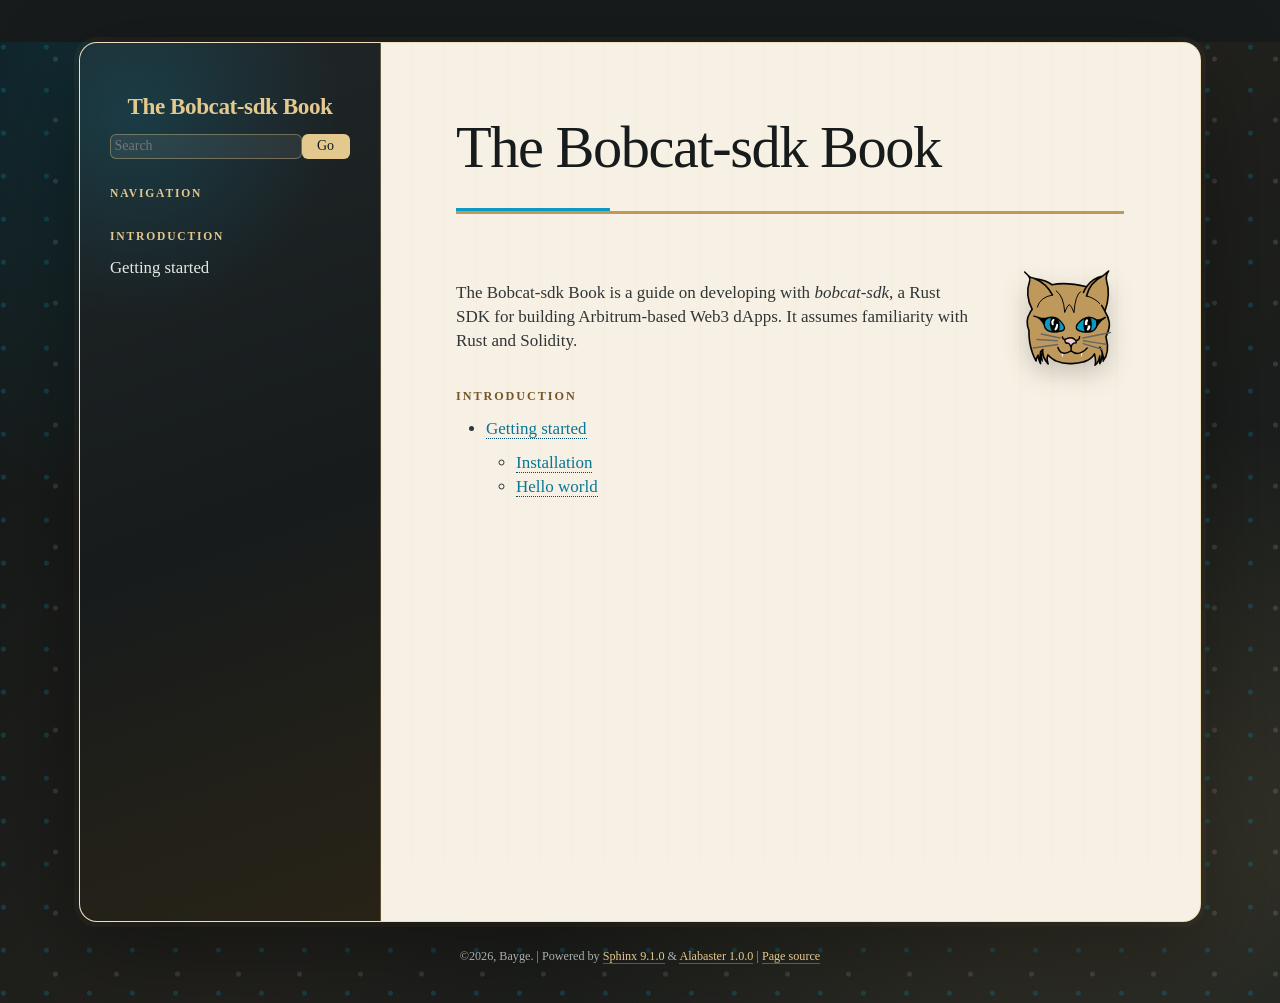
<file: index.html>
<!DOCTYPE html>

<html lang="en" data-content_root="./">
  <head>
    <meta charset="utf-8" />
    <meta name="viewport" content="width=device-width, initial-scale=1.0" /><meta name="viewport" content="width=device-width, initial-scale=1" />

    <title>The Bobcat-sdk Book &#8212; The Bobcat-sdk Book  documentation</title>
    <link rel="stylesheet" type="text/css" href="_static/pygments.css?v=5ecbeea2" />
    <link rel="stylesheet" type="text/css" href="_static/basic.css?v=b08954a9" />
    <link rel="stylesheet" type="text/css" href="_static/alabaster.css?v=27fed22d" />
    <script src="_static/documentation_options.js?v=5929fcd5"></script>
    <script src="_static/doctools.js?v=fd6eb6e6"></script>
    <script src="_static/sphinx_highlight.js?v=6ffebe34"></script>
    <link rel="index" title="Index" href="genindex.html" />
    <link rel="search" title="Search" href="search.html" />
    <link rel="next" title="Getting started" href="getting-started.html" />
   
  <link rel="stylesheet" href="_static/custom.css" type="text/css" />
  

  
  

  </head><body>
  

    <div class="document">
      <div class="documentwrapper">
        <div class="bodywrapper">
          

          <div class="body" role="main">
            
  <section id="the-bobcat-sdk-book">
<h1>The Bobcat-sdk Book<a class="headerlink" href="#the-bobcat-sdk-book" title="Link to this heading">¶</a></h1>
<a class="reference internal image-reference" href="_images/logo.svg"><img alt="_images/logo.svg" src="_images/logo.svg" style="width: 100px;" />
</a>
<p>The Bobcat-sdk Book is a guide on developing with <cite>bobcat-sdk</cite>, a Rust SDK for building
Arbitrum-based Web3 dApps. It assumes familiarity with Rust and Solidity.</p>
<div class="toctree-wrapper compound">
<p class="caption" role="heading"><span class="caption-text">Introduction</span></p>
<ul>
<li class="toctree-l1"><a class="reference internal" href="getting-started.html">Getting started</a><ul>
<li class="toctree-l2"><a class="reference internal" href="getting-started.html#installation">Installation</a></li>
<li class="toctree-l2"><a class="reference internal" href="getting-started.html#hello-world">Hello world</a></li>
</ul>
</li>
</ul>
</div>
</section>


          </div>
          
        </div>
      </div>
      <div class="sphinxsidebar" role="navigation" aria-label="Main">
        <div class="sphinxsidebarwrapper">
<h1 class="logo"><a href="#">The Bobcat-sdk Book</a></h1>









<search id="searchbox" style="display: none" role="search">
    <div class="searchformwrapper">
    <form class="search" action="search.html" method="get">
      <input type="text" name="q" aria-labelledby="searchlabel" autocomplete="off" autocorrect="off" autocapitalize="off" spellcheck="false" placeholder="Search"/>
      <input type="submit" value="Go" />
    </form>
    </div>
</search>
<script>document.getElementById('searchbox').style.display = "block"</script><h3>Navigation</h3>
<p class="caption" role="heading"><span class="caption-text">Introduction</span></p>
<ul>
<li class="toctree-l1"><a class="reference internal" href="getting-started.html">Getting started</a></li>
</ul>

<div class="relations">
<h3>Related Topics</h3>
<ul>
  <li><a href="#">Documentation overview</a><ul>
      <li>Next: <a href="getting-started.html" title="next chapter">Getting started</a></li>
  </ul></li>
</ul>
</div>








        </div>
      </div>
      <div class="clearer"></div>
    </div>
    <div class="footer">
      &#169;2026, Bayge.
      
      |
      Powered by <a href="https://www.sphinx-doc.org/">Sphinx 9.1.0</a>
      &amp; <a href="https://alabaster.readthedocs.io">Alabaster 1.0.0</a>
      
      |
      <a href="_sources/index.rst.txt"
          rel="nofollow">Page source</a>
    </div>

    

    
  </body>
</html>
</file>
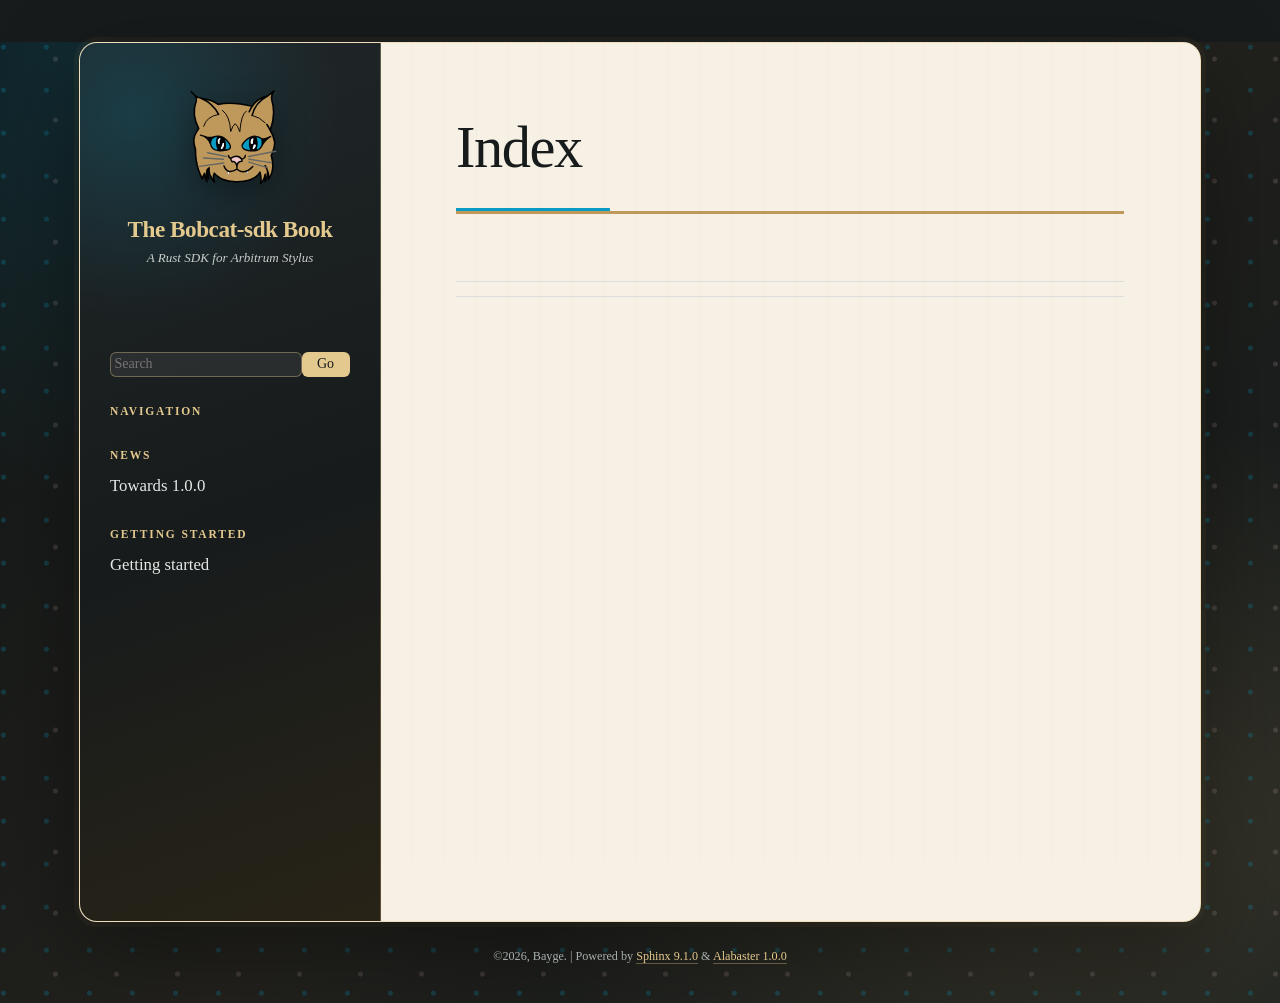
<file: genindex.html>
<!DOCTYPE html>

<html lang="en" data-content_root="./">
  <head>
    <meta charset="utf-8" />
    <meta name="viewport" content="width=device-width, initial-scale=1.0" />
    <title>Index &#8212; The Bobcat-sdk Book  documentation</title>
    <link rel="stylesheet" type="text/css" href="_static/pygments.css?v=0fc419ee" />
    <link rel="stylesheet" type="text/css" href="_static/basic.css?v=b08954a9" />
    <link rel="stylesheet" type="text/css" href="_static/alabaster.css?v=27fed22d" />
    <script src="_static/documentation_options.js?v=5929fcd5"></script>
    <script src="_static/doctools.js?v=fd6eb6e6"></script>
    <script src="_static/sphinx_highlight.js?v=6ffebe34"></script>
    <link rel="index" title="Index" href="#" />
    <link rel="search" title="Search" href="search.html" />
   
  <link rel="stylesheet" href="_static/custom.css" type="text/css" />
  

  
  

  </head><body>
  

    <div class="document">
      <div class="documentwrapper">
        <div class="bodywrapper">
          

          <div class="body" role="main">
            

<h1 id="index">Index</h1>

<div class="genindex-jumpbox">
 
</div>


          </div>
          
        </div>
      </div>
      <div class="sphinxsidebar" role="navigation" aria-label="Main">
        <div class="sphinxsidebarwrapper">
            <p class="logo"><a href="index.html">
              <img class="logo" src="_static/logo.svg" alt="Logo of The Bobcat-sdk Book"/>
            </a></p>
<h1 class="logo"><a href="index.html">The Bobcat-sdk Book</a></h1>



<p class="blurb">A Rust SDK for Arbitrum Stylus</p>




<p>
<iframe src="https://ghbtns.com/github-btn.html?user=stylus-developers-guild&repo=bobcat-sdk&type=watch&count=true&size=large&v=2"
  allowtransparency="true" frameborder="0" scrolling="0" width="200px" height="35px"></iframe>
</p>






<search id="searchbox" style="display: none" role="search">
    <div class="searchformwrapper">
    <form class="search" action="search.html" method="get">
      <input type="text" name="q" aria-labelledby="searchlabel" autocomplete="off" autocorrect="off" autocapitalize="off" spellcheck="false" placeholder="Search"/>
      <input type="submit" value="Go" />
    </form>
    </div>
</search>
<script>document.getElementById('searchbox').style.display = "block"</script><h3>Navigation</h3>
<p class="caption" role="heading"><span class="caption-text">News</span></p>
<ul>
<li class="toctree-l1"><a class="reference internal" href="towards-1-0-0.html">Towards 1.0.0</a></li>
</ul>
<p class="caption" role="heading"><span class="caption-text">Getting started</span></p>
<ul>
<li class="toctree-l1"><a class="reference internal" href="getting-started.html">Getting started</a></li>
</ul>

<div class="relations">
<h3>Related Topics</h3>
<ul>
  <li><a href="index.html">Documentation overview</a><ul>
  </ul></li>
</ul>
</div>








        </div>
      </div>
      <div class="clearer"></div>
    </div>
    <div class="footer">
      &#169;2026, Bayge.
      
      |
      Powered by <a href="https://www.sphinx-doc.org/">Sphinx 9.1.0</a>
      &amp; <a href="https://alabaster.readthedocs.io">Alabaster 1.0.0</a>
      
    </div>

    

    
  </body>
</html>
</file>
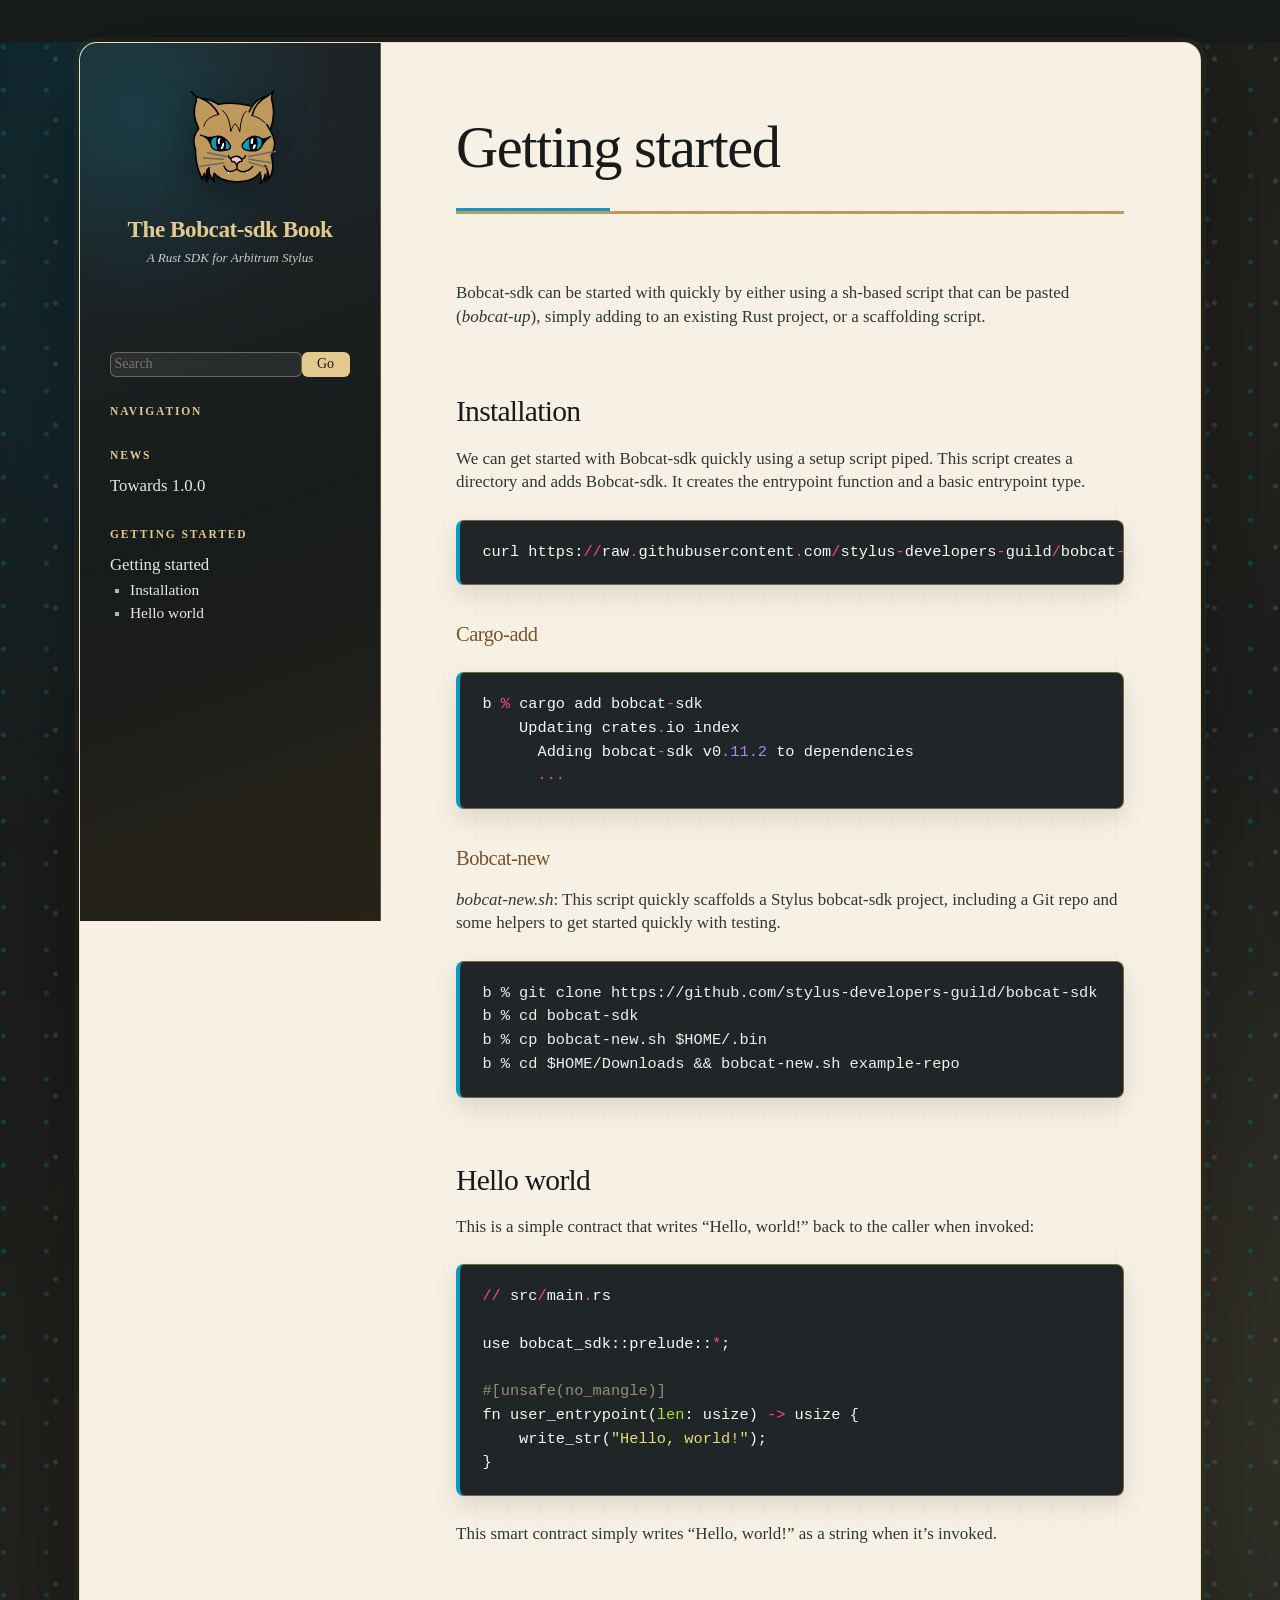
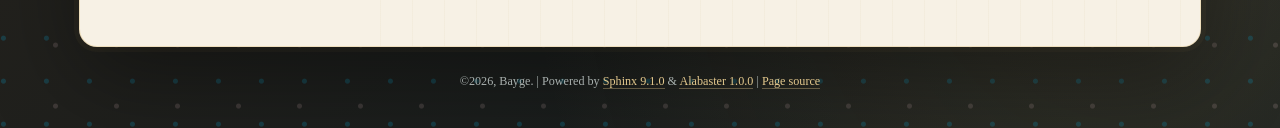
<file: getting-started.html>
<!DOCTYPE html>

<html lang="en" data-content_root="./">
  <head>
    <meta charset="utf-8" />
    <meta name="viewport" content="width=device-width, initial-scale=1.0" /><meta name="viewport" content="width=device-width, initial-scale=1" />

    <title>Getting started &#8212; The Bobcat-sdk Book  documentation</title>
    <link rel="stylesheet" type="text/css" href="_static/pygments.css?v=0fc419ee" />
    <link rel="stylesheet" type="text/css" href="_static/basic.css?v=b08954a9" />
    <link rel="stylesheet" type="text/css" href="_static/alabaster.css?v=27fed22d" />
    <script src="_static/documentation_options.js?v=5929fcd5"></script>
    <script src="_static/doctools.js?v=fd6eb6e6"></script>
    <script src="_static/sphinx_highlight.js?v=6ffebe34"></script>
    <link rel="index" title="Index" href="genindex.html" />
    <link rel="search" title="Search" href="search.html" />
    <link rel="prev" title="Towards 1.0.0" href="towards-1-0-0.html" />
   
  <link rel="stylesheet" href="_static/custom.css" type="text/css" />
  

  
  

  </head><body>
  

    <div class="document">
      <div class="documentwrapper">
        <div class="bodywrapper">
          

          <div class="body" role="main">
            
  <section id="getting-started">
<h1>Getting started<a class="headerlink" href="#getting-started" title="Link to this heading">¶</a></h1>
<p>Bobcat-sdk can be started with quickly by either using a sh-based script that can be
pasted (<cite>bobcat-up</cite>), simply adding to an existing Rust project, or a scaffolding script.</p>
<section id="installation">
<h2>Installation<a class="headerlink" href="#installation" title="Link to this heading">¶</a></h2>
<p>We can get started with Bobcat-sdk quickly using a setup script piped. This script creates a directory
and adds Bobcat-sdk. It creates the entrypoint function and a basic entrypoint type.</p>
<div class="highlight-default notranslate"><div class="highlight"><pre><span></span><span class="n">curl</span> <span class="n">https</span><span class="p">:</span><span class="o">//</span><span class="n">raw</span><span class="o">.</span><span class="n">githubusercontent</span><span class="o">.</span><span class="n">com</span><span class="o">/</span><span class="n">stylus</span><span class="o">-</span><span class="n">developers</span><span class="o">-</span><span class="n">guild</span><span class="o">/</span><span class="n">bobcat</span><span class="o">-</span><span class="n">sdk</span><span class="o">/</span><span class="n">refs</span><span class="o">/</span><span class="n">heads</span><span class="o">/</span><span class="n">trunk</span><span class="o">/</span><span class="n">bobcat</span><span class="o">-</span><span class="n">quickstart</span><span class="o">.</span><span class="n">sh</span> <span class="o">|</span> <span class="n">sh</span>
</pre></div>
</div>
<section id="cargo-add">
<h3>Cargo-add<a class="headerlink" href="#cargo-add" title="Link to this heading">¶</a></h3>
<div class="highlight-default notranslate"><div class="highlight"><pre><span></span><span class="n">b</span> <span class="o">%</span> <span class="n">cargo</span> <span class="n">add</span> <span class="n">bobcat</span><span class="o">-</span><span class="n">sdk</span>
    <span class="n">Updating</span> <span class="n">crates</span><span class="o">.</span><span class="n">io</span> <span class="n">index</span>
      <span class="n">Adding</span> <span class="n">bobcat</span><span class="o">-</span><span class="n">sdk</span> <span class="n">v0</span><span class="mf">.11.2</span> <span class="n">to</span> <span class="n">dependencies</span>
      <span class="o">...</span>
</pre></div>
</div>
</section>
<section id="bobcat-new">
<h3>Bobcat-new<a class="headerlink" href="#bobcat-new" title="Link to this heading">¶</a></h3>
<p><cite>bobcat-new.sh</cite>: This script quickly scaffolds a Stylus bobcat-sdk project, including a
Git repo and some helpers to get started quickly with testing.</p>
<div class="highlight-default notranslate"><div class="highlight"><pre><span></span>b % git clone https://github.com/stylus-developers-guild/bobcat-sdk
b % cd bobcat-sdk
b % cp bobcat-new.sh $HOME/.bin
b % cd $HOME/Downloads &amp;&amp; bobcat-new.sh example-repo
</pre></div>
</div>
</section>
</section>
<section id="hello-world">
<h2>Hello world<a class="headerlink" href="#hello-world" title="Link to this heading">¶</a></h2>
<p>This is a simple contract that writes “Hello, world!” back to the caller when invoked:</p>
<div class="highlight-default notranslate"><div class="highlight"><pre><span></span><span class="o">//</span> <span class="n">src</span><span class="o">/</span><span class="n">main</span><span class="o">.</span><span class="n">rs</span>

<span class="n">use</span> <span class="n">bobcat_sdk</span><span class="p">::</span><span class="n">prelude</span><span class="p">::</span><span class="o">*</span><span class="p">;</span>

<span class="c1">#[unsafe(no_mangle)]</span>
<span class="n">fn</span> <span class="n">user_entrypoint</span><span class="p">(</span><span class="nb">len</span><span class="p">:</span> <span class="n">usize</span><span class="p">)</span> <span class="o">-&gt;</span> <span class="n">usize</span> <span class="p">{</span>
    <span class="n">write_str</span><span class="p">(</span><span class="s2">"Hello, world!"</span><span class="p">);</span>
<span class="p">}</span>
</pre></div>
</div>
<p>This smart contract simply writes “Hello, world!” as a string when it’s invoked.</p>
</section>
</section>


          </div>
          
        </div>
      </div>
      <div class="sphinxsidebar" role="navigation" aria-label="Main">
        <div class="sphinxsidebarwrapper">
            <p class="logo"><a href="index.html">
              <img class="logo" src="_static/logo.svg" alt="Logo of The Bobcat-sdk Book"/>
            </a></p>
<h1 class="logo"><a href="index.html">The Bobcat-sdk Book</a></h1>



<p class="blurb">A Rust SDK for Arbitrum Stylus</p>




<p>
<iframe src="https://ghbtns.com/github-btn.html?user=stylus-developers-guild&repo=bobcat-sdk&type=watch&count=true&size=large&v=2"
  allowtransparency="true" frameborder="0" scrolling="0" width="200px" height="35px"></iframe>
</p>






<search id="searchbox" style="display: none" role="search">
    <div class="searchformwrapper">
    <form class="search" action="search.html" method="get">
      <input type="text" name="q" aria-labelledby="searchlabel" autocomplete="off" autocorrect="off" autocapitalize="off" spellcheck="false" placeholder="Search"/>
      <input type="submit" value="Go" />
    </form>
    </div>
</search>
<script>document.getElementById('searchbox').style.display = "block"</script><h3>Navigation</h3>
<p class="caption" role="heading"><span class="caption-text">News</span></p>
<ul>
<li class="toctree-l1"><a class="reference internal" href="towards-1-0-0.html">Towards 1.0.0</a></li>
</ul>
<p class="caption" role="heading"><span class="caption-text">Getting started</span></p>
<ul class="current">
<li class="toctree-l1 current"><a class="current reference internal" href="#">Getting started</a><ul>
<li class="toctree-l2"><a class="reference internal" href="#installation">Installation</a></li>
<li class="toctree-l2"><a class="reference internal" href="#hello-world">Hello world</a></li>
</ul>
</li>
</ul>

<div class="relations">
<h3>Related Topics</h3>
<ul>
  <li><a href="index.html">Documentation overview</a><ul>
      <li>Previous: <a href="towards-1-0-0.html" title="previous chapter">Towards 1.0.0</a></li>
  </ul></li>
</ul>
</div>








        </div>
      </div>
      <div class="clearer"></div>
    </div>
    <div class="footer">
      &#169;2026, Bayge.
      
      |
      Powered by <a href="https://www.sphinx-doc.org/">Sphinx 9.1.0</a>
      &amp; <a href="https://alabaster.readthedocs.io">Alabaster 1.0.0</a>
      
      |
      <a href="_sources/getting-started.rst.txt"
          rel="nofollow">Page source</a>
    </div>

    

    
  </body>
</html>
</file>
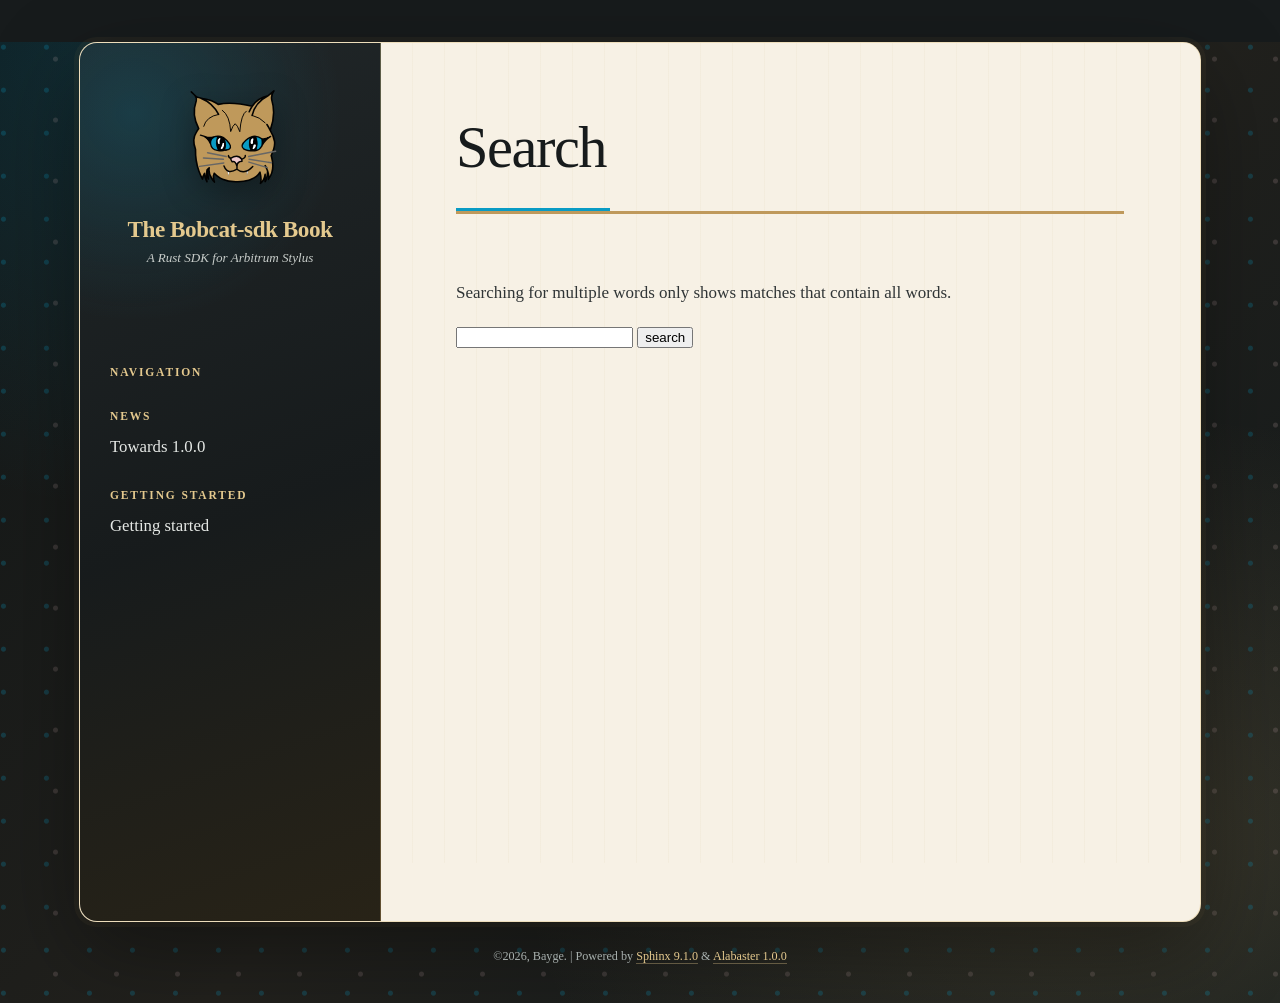
<file: search.html>
<!DOCTYPE html>

<html lang="en" data-content_root="./">
  <head>
    <meta charset="utf-8" />
    <meta name="viewport" content="width=device-width, initial-scale=1.0" />
    <title>Search &#8212; The Bobcat-sdk Book  documentation</title>
    <link rel="stylesheet" type="text/css" href="_static/pygments.css?v=0fc419ee" />
    <link rel="stylesheet" type="text/css" href="_static/basic.css?v=b08954a9" />
    <link rel="stylesheet" type="text/css" href="_static/alabaster.css?v=27fed22d" />
    
    <script src="_static/documentation_options.js?v=5929fcd5"></script>
    <script src="_static/doctools.js?v=fd6eb6e6"></script>
    <script src="_static/sphinx_highlight.js?v=6ffebe34"></script>
    <script src="_static/searchtools.js"></script>
    <script src="_static/language_data.js"></script>
    <link rel="index" title="Index" href="genindex.html" />
    <link rel="search" title="Search" href="#" />
    <script src="searchindex.js" defer="defer"></script>
    <meta name="robots" content="noindex" />
    
   
  <link rel="stylesheet" href="_static/custom.css" type="text/css" />
  

  
  


  </head><body>
  

    <div class="document">
      <div class="documentwrapper">
        <div class="bodywrapper">
          

          <div class="body" role="main">
            
  <h1 id="search-documentation">Search</h1>
  
  <noscript>
  <div class="admonition warning">
  <p>
    Please activate JavaScript to enable the search
    functionality.
  </p>
  </div>
  </noscript>
  
  
  <p>
    Searching for multiple words only shows matches that contain
    all words.
  </p>
  
  
  <form action="" method="get">
    <input type="text" name="q" aria-labelledby="search-documentation" value="" autocomplete="off" autocorrect="off" autocapitalize="off" spellcheck="false"/>
    <input type="submit" value="search" />
    <span id="search-progress" style="padding-left: 10px"></span>
  </form>
  
  
  <div id="search-results"></div>
  

          </div>
          
        </div>
      </div>
      <div class="sphinxsidebar" role="navigation" aria-label="Main">
        <div class="sphinxsidebarwrapper">
            <p class="logo"><a href="index.html">
              <img class="logo" src="_static/logo.svg" alt="Logo of The Bobcat-sdk Book"/>
            </a></p>
<h1 class="logo"><a href="index.html">The Bobcat-sdk Book</a></h1>



<p class="blurb">A Rust SDK for Arbitrum Stylus</p>




<p>
<iframe src="https://ghbtns.com/github-btn.html?user=stylus-developers-guild&repo=bobcat-sdk&type=watch&count=true&size=large&v=2"
  allowtransparency="true" frameborder="0" scrolling="0" width="200px" height="35px"></iframe>
</p>





<h3>Navigation</h3>
<p class="caption" role="heading"><span class="caption-text">News</span></p>
<ul>
<li class="toctree-l1"><a class="reference internal" href="towards-1-0-0.html">Towards 1.0.0</a></li>
</ul>
<p class="caption" role="heading"><span class="caption-text">Getting started</span></p>
<ul>
<li class="toctree-l1"><a class="reference internal" href="getting-started.html">Getting started</a></li>
</ul>

<div class="relations">
<h3>Related Topics</h3>
<ul>
  <li><a href="index.html">Documentation overview</a><ul>
  </ul></li>
</ul>
</div>








        </div>
      </div>
      <div class="clearer"></div>
    </div>
    <div class="footer">
      &#169;2026, Bayge.
      
      |
      Powered by <a href="https://www.sphinx-doc.org/">Sphinx 9.1.0</a>
      &amp; <a href="https://alabaster.readthedocs.io">Alabaster 1.0.0</a>
      
    </div>

    

    
  </body>
</html>
</file>
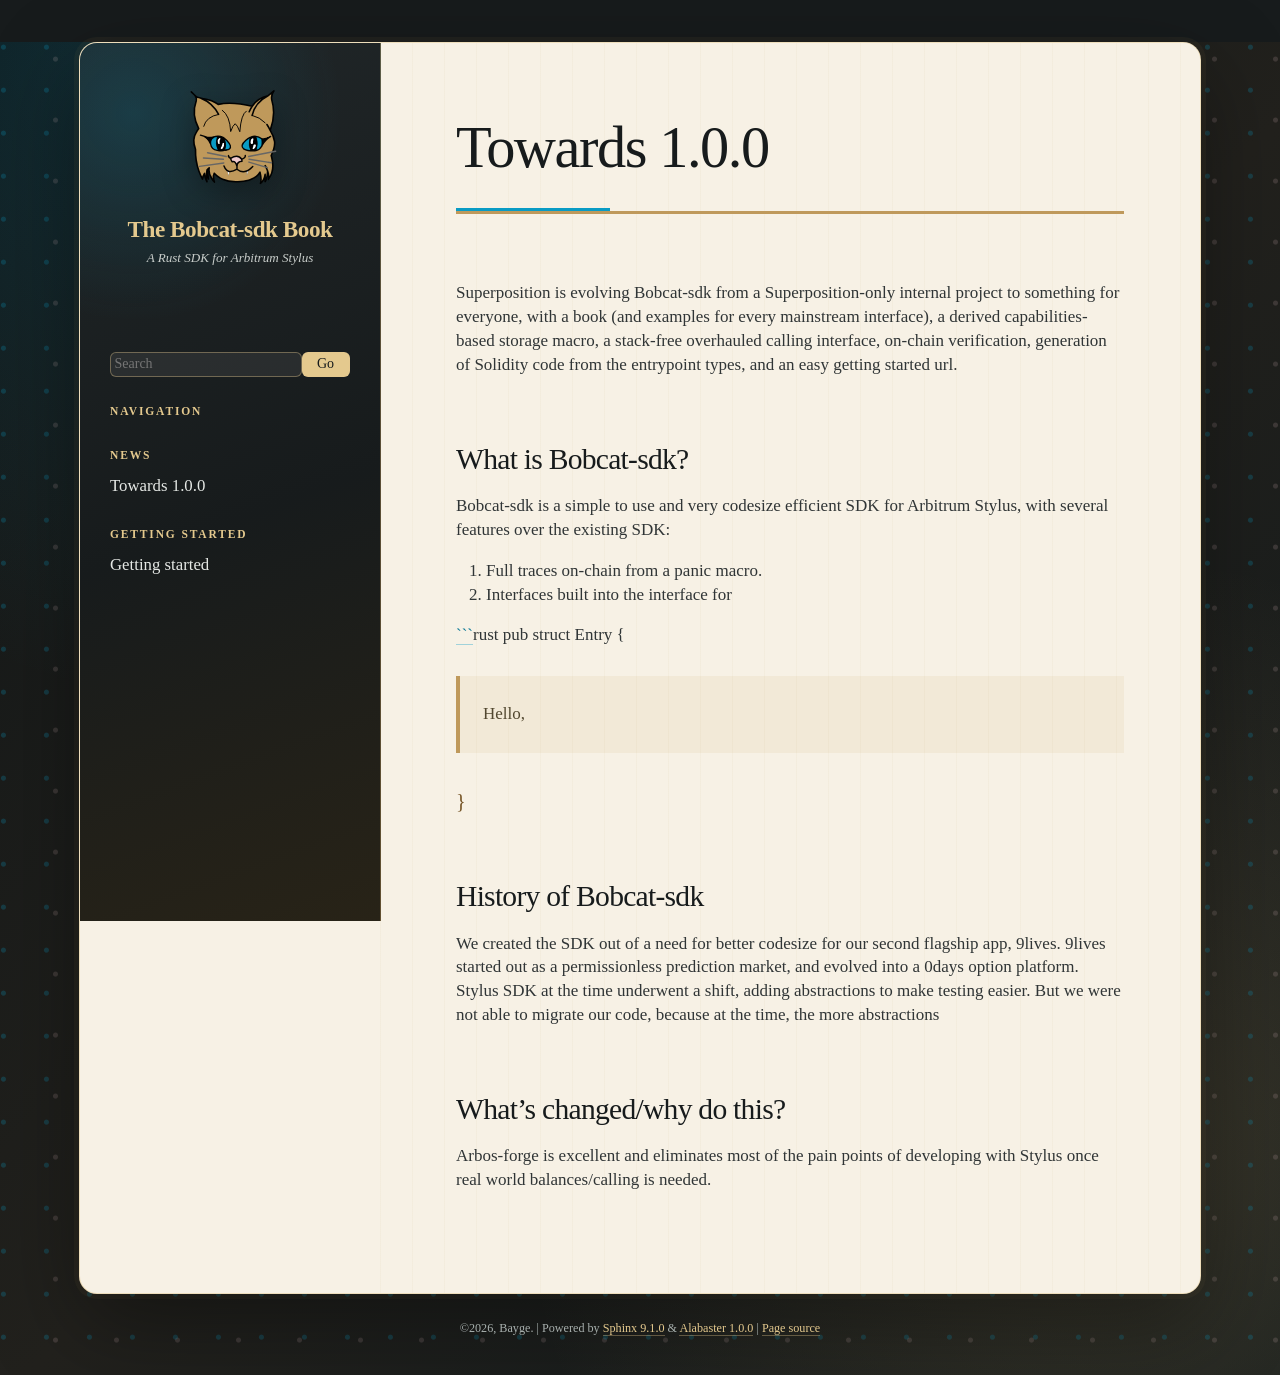
<file: towards-1-0-0.html>
<!DOCTYPE html>

<html lang="en" data-content_root="./">
  <head>
    <meta charset="utf-8" />
    <meta name="viewport" content="width=device-width, initial-scale=1.0" /><meta name="viewport" content="width=device-width, initial-scale=1" />

    <title>Towards 1.0.0 &#8212; The Bobcat-sdk Book  documentation</title>
    <link rel="stylesheet" type="text/css" href="_static/pygments.css?v=0fc419ee" />
    <link rel="stylesheet" type="text/css" href="_static/basic.css?v=b08954a9" />
    <link rel="stylesheet" type="text/css" href="_static/alabaster.css?v=27fed22d" />
    <script src="_static/documentation_options.js?v=5929fcd5"></script>
    <script src="_static/doctools.js?v=fd6eb6e6"></script>
    <script src="_static/sphinx_highlight.js?v=6ffebe34"></script>
    <link rel="index" title="Index" href="genindex.html" />
    <link rel="search" title="Search" href="search.html" />
    <link rel="next" title="Getting started" href="getting-started.html" />
    <link rel="prev" title="The Bobcat-sdk Book" href="index.html" />
   
  <link rel="stylesheet" href="_static/custom.css" type="text/css" />
  

  
  

  </head><body>
  

    <div class="document">
      <div class="documentwrapper">
        <div class="bodywrapper">
          

          <div class="body" role="main">
            
  <section id="towards-1-0-0">
<h1>Towards 1.0.0<a class="headerlink" href="#towards-1-0-0" title="Link to this heading">¶</a></h1>
<p>Superposition is evolving Bobcat-sdk from a Superposition-only internal project to
something for everyone, with a book (and examples for every mainstream interface), a
derived capabilities-based storage macro, a stack-free overhauled calling interface,
on-chain verification, generation of Solidity code from the entrypoint types, and an easy
getting started url.</p>
<section id="what-is-bobcat-sdk">
<h2>What is Bobcat-sdk?<a class="headerlink" href="#what-is-bobcat-sdk" title="Link to this heading">¶</a></h2>
<p>Bobcat-sdk is a simple to use and very codesize efficient SDK for Arbitrum Stylus, with
several features over the existing SDK:</p>
<ol class="arabic simple">
<li><p>Full traces on-chain from a panic macro.</p></li>
<li><p>Interfaces built into the interface for</p></li>
</ol>
<p><a href="#id1"><span class="problematic" id="id2">``</span></a><a href="#id3"><span class="problematic" id="id4">`</span></a>rust
pub struct Entry {</p>
<blockquote>
<div><p>Hello,</p>
</div></blockquote>
<section id="id5">
<h3>}<a class="headerlink" href="#id5" title="Link to this heading">¶</a></h3>
</section>
</section>
<section id="history-of-bobcat-sdk">
<h2>History of Bobcat-sdk<a class="headerlink" href="#history-of-bobcat-sdk" title="Link to this heading">¶</a></h2>
<p>We created the SDK out of a need for better codesize for our second flagship app, 9lives.
9lives started out as a permissionless prediction market, and evolved into a 0days option
platform. Stylus SDK at the time underwent a shift, adding abstractions to make testing
easier. But we were not able to migrate our code, because at the time, the more
abstractions</p>
</section>
<section id="what-s-changed-why-do-this">
<h2>What’s changed/why do this?<a class="headerlink" href="#what-s-changed-why-do-this" title="Link to this heading">¶</a></h2>
<p>Arbos-forge is excellent and eliminates most of the pain points of developing with Stylus
once real world balances/calling is needed.</p>
</section>
</section>


          </div>
          
        </div>
      </div>
      <div class="sphinxsidebar" role="navigation" aria-label="Main">
        <div class="sphinxsidebarwrapper">
            <p class="logo"><a href="index.html">
              <img class="logo" src="_static/logo.svg" alt="Logo of The Bobcat-sdk Book"/>
            </a></p>
<h1 class="logo"><a href="index.html">The Bobcat-sdk Book</a></h1>



<p class="blurb">A Rust SDK for Arbitrum Stylus</p>




<p>
<iframe src="https://ghbtns.com/github-btn.html?user=stylus-developers-guild&repo=bobcat-sdk&type=watch&count=true&size=large&v=2"
  allowtransparency="true" frameborder="0" scrolling="0" width="200px" height="35px"></iframe>
</p>






<search id="searchbox" style="display: none" role="search">
    <div class="searchformwrapper">
    <form class="search" action="search.html" method="get">
      <input type="text" name="q" aria-labelledby="searchlabel" autocomplete="off" autocorrect="off" autocapitalize="off" spellcheck="false" placeholder="Search"/>
      <input type="submit" value="Go" />
    </form>
    </div>
</search>
<script>document.getElementById('searchbox').style.display = "block"</script><h3>Navigation</h3>
<p class="caption" role="heading"><span class="caption-text">News</span></p>
<ul class="current">
<li class="toctree-l1 current"><a class="current reference internal" href="#">Towards 1.0.0</a></li>
</ul>
<p class="caption" role="heading"><span class="caption-text">Getting started</span></p>
<ul>
<li class="toctree-l1"><a class="reference internal" href="getting-started.html">Getting started</a></li>
</ul>

<div class="relations">
<h3>Related Topics</h3>
<ul>
  <li><a href="index.html">Documentation overview</a><ul>
      <li>Previous: <a href="index.html" title="previous chapter">The Bobcat-sdk Book</a></li>
      <li>Next: <a href="getting-started.html" title="next chapter">Getting started</a></li>
  </ul></li>
</ul>
</div>








        </div>
      </div>
      <div class="clearer"></div>
    </div>
    <div class="footer">
      &#169;2026, Bayge.
      
      |
      Powered by <a href="https://www.sphinx-doc.org/">Sphinx 9.1.0</a>
      &amp; <a href="https://alabaster.readthedocs.io">Alabaster 1.0.0</a>
      
      |
      <a href="_sources/towards-1-0-0.rst.txt"
          rel="nofollow">Page source</a>
    </div>

    

    
  </body>
</html>
</file>
<file: _static/pygments.css>
pre { line-height: 125%; }
td.linenos .normal { color: inherit; background-color: transparent; padding-left: 5px; padding-right: 5px; }
span.linenos { color: inherit; background-color: transparent; padding-left: 5px; padding-right: 5px; }
td.linenos .special { color: #000000; background-color: #ffffc0; padding-left: 5px; padding-right: 5px; }
span.linenos.special { color: #000000; background-color: #ffffc0; padding-left: 5px; padding-right: 5px; }
.highlight .hll { background-color: #49483e }
.highlight { background: #272822; color: #F8F8F2 }
.highlight .c { color: #959077 } /* Comment */
.highlight .err { color: #ED007E; background-color: #1E0010 } /* Error */
.highlight .esc { color: #F8F8F2 } /* Escape */
.highlight .g { color: #F8F8F2 } /* Generic */
.highlight .k { color: #66D9EF } /* Keyword */
.highlight .l { color: #AE81FF } /* Literal */
.highlight .n { color: #F8F8F2 } /* Name */
.highlight .o { color: #FF4689 } /* Operator */
.highlight .x { color: #F8F8F2 } /* Other */
.highlight .p { color: #F8F8F2 } /* Punctuation */
.highlight .ch { color: #959077 } /* Comment.Hashbang */
.highlight .cm { color: #959077 } /* Comment.Multiline */
.highlight .cp { color: #959077 } /* Comment.Preproc */
.highlight .cpf { color: #959077 } /* Comment.PreprocFile */
.highlight .c1 { color: #959077 } /* Comment.Single */
.highlight .cs { color: #959077 } /* Comment.Special */
.highlight .gd { color: #FF4689 } /* Generic.Deleted */
.highlight .ge { color: #F8F8F2; font-style: italic } /* Generic.Emph */
.highlight .ges { color: #F8F8F2; font-weight: bold; font-style: italic } /* Generic.EmphStrong */
.highlight .gr { color: #FF4689 } /* Generic.Error */
.highlight .gh { color: #F8F8F2 } /* Generic.Heading */
.highlight .gi { color: #A6E22E } /* Generic.Inserted */
.highlight .go { color: #66D9EF } /* Generic.Output */
.highlight .gp { color: #FF4689; font-weight: bold } /* Generic.Prompt */
.highlight .gs { color: #F8F8F2; font-weight: bold } /* Generic.Strong */
.highlight .gu { color: #959077 } /* Generic.Subheading */
.highlight .gt { color: #66D9EF } /* Generic.Traceback */
.highlight .kc { color: #66D9EF } /* Keyword.Constant */
.highlight .kd { color: #66D9EF } /* Keyword.Declaration */
.highlight .kn { color: #FF4689 } /* Keyword.Namespace */
.highlight .kp { color: #66D9EF } /* Keyword.Pseudo */
.highlight .kr { color: #66D9EF } /* Keyword.Reserved */
.highlight .kt { color: #66D9EF } /* Keyword.Type */
.highlight .ld { color: #E6DB74 } /* Literal.Date */
.highlight .m { color: #AE81FF } /* Literal.Number */
.highlight .s { color: #E6DB74 } /* Literal.String */
.highlight .na { color: #A6E22E } /* Name.Attribute */
.highlight .nb { color: #A6E22E } /* Name.Builtin */
.highlight .nc { color: #A6E22E } /* Name.Class */
.highlight .no { color: #66D9EF } /* Name.Constant */
.highlight .nd { color: #A6E22E } /* Name.Decorator */
.highlight .ni { color: #F8F8F2 } /* Name.Entity */
.highlight .ne { color: #A6E22E } /* Name.Exception */
.highlight .nf { color: #A6E22E } /* Name.Function */
.highlight .nl { color: #F8F8F2 } /* Name.Label */
.highlight .nn { color: #F8F8F2 } /* Name.Namespace */
.highlight .nx { color: #A6E22E } /* Name.Other */
.highlight .py { color: #F8F8F2 } /* Name.Property */
.highlight .nt { color: #FF4689 } /* Name.Tag */
.highlight .nv { color: #F8F8F2 } /* Name.Variable */
.highlight .ow { color: #FF4689 } /* Operator.Word */
.highlight .pm { color: #F8F8F2 } /* Punctuation.Marker */
.highlight .w { color: #F8F8F2 } /* Text.Whitespace */
.highlight .mb { color: #AE81FF } /* Literal.Number.Bin */
.highlight .mf { color: #AE81FF } /* Literal.Number.Float */
.highlight .mh { color: #AE81FF } /* Literal.Number.Hex */
.highlight .mi { color: #AE81FF } /* Literal.Number.Integer */
.highlight .mo { color: #AE81FF } /* Literal.Number.Oct */
.highlight .sa { color: #E6DB74 } /* Literal.String.Affix */
.highlight .sb { color: #E6DB74 } /* Literal.String.Backtick */
.highlight .sc { color: #E6DB74 } /* Literal.String.Char */
.highlight .dl { color: #E6DB74 } /* Literal.String.Delimiter */
.highlight .sd { color: #E6DB74 } /* Literal.String.Doc */
.highlight .s2 { color: #E6DB74 } /* Literal.String.Double */
.highlight .se { color: #AE81FF } /* Literal.String.Escape */
.highlight .sh { color: #E6DB74 } /* Literal.String.Heredoc */
.highlight .si { color: #E6DB74 } /* Literal.String.Interpol */
.highlight .sx { color: #E6DB74 } /* Literal.String.Other */
.highlight .sr { color: #E6DB74 } /* Literal.String.Regex */
.highlight .s1 { color: #E6DB74 } /* Literal.String.Single */
.highlight .ss { color: #E6DB74 } /* Literal.String.Symbol */
.highlight .bp { color: #A6E22E } /* Name.Builtin.Pseudo */
.highlight .fm { color: #A6E22E } /* Name.Function.Magic */
.highlight .vc { color: #F8F8F2 } /* Name.Variable.Class */
.highlight .vg { color: #F8F8F2 } /* Name.Variable.Global */
.highlight .vi { color: #F8F8F2 } /* Name.Variable.Instance */
.highlight .vm { color: #F8F8F2 } /* Name.Variable.Magic */
.highlight .il { color: #AE81FF } /* Literal.Number.Integer.Long */
</file>
<file: _static/basic.css>
/*
 * Sphinx stylesheet -- basic theme.
 */

/* -- main layout ----------------------------------------------------------- */

div.clearer {
    clear: both;
}

div.section::after {
    display: block;
    content: '';
    clear: left;
}

/* -- relbar ---------------------------------------------------------------- */

div.related {
    width: 100%;
    font-size: 90%;
}

div.related h3 {
    display: none;
}

div.related ul {
    margin: 0;
    padding: 0 0 0 10px;
    list-style: none;
}

div.related li {
    display: inline;
}

div.related li.right {
    float: right;
    margin-right: 5px;
}

/* -- sidebar --------------------------------------------------------------- */

div.sphinxsidebarwrapper {
    padding: 10px 5px 0 10px;
}

div.sphinxsidebar {
    float: left;
    width: 230px;
    margin-left: -100%;
    font-size: 90%;
    word-wrap: break-word;
    overflow-wrap : break-word;
}

div.sphinxsidebar ul {
    list-style: none;
}

div.sphinxsidebar ul ul,
div.sphinxsidebar ul.want-points {
    margin-left: 20px;
    list-style: square;
}

div.sphinxsidebar ul ul {
    margin-top: 0;
    margin-bottom: 0;
}

div.sphinxsidebar form {
    margin-top: 10px;
}

div.sphinxsidebar input {
    border: 1px solid #98dbcc;
    font-family: sans-serif;
    font-size: 1em;
}

div.sphinxsidebar #searchbox form.search {
    overflow: hidden;
}

div.sphinxsidebar #searchbox input[type="text"] {
    float: left;
    width: 80%;
    padding: 0.25em;
    box-sizing: border-box;
}

div.sphinxsidebar #searchbox input[type="submit"] {
    float: left;
    width: 20%;
    border-left: none;
    padding: 0.25em;
    box-sizing: border-box;
}


img {
    border: 0;
    max-width: 100%;
}

/* -- search page ----------------------------------------------------------- */

ul.search {
    margin-top: 10px;
}

ul.search li {
    padding: 5px 0;
}

ul.search li a {
    font-weight: bold;
}

ul.search li p.context {
    color: #888;
    margin: 2px 0 0 30px;
    text-align: left;
}

ul.keywordmatches li.goodmatch a {
    font-weight: bold;
}

/* -- index page ------------------------------------------------------------ */

table.contentstable {
    width: 90%;
    margin-left: auto;
    margin-right: auto;
}

table.contentstable p.biglink {
    line-height: 150%;
}

a.biglink {
    font-size: 1.3em;
}

span.linkdescr {
    font-style: italic;
    padding-top: 5px;
    font-size: 90%;
}

/* -- general index --------------------------------------------------------- */

table.indextable {
    width: 100%;
}

table.indextable td {
    text-align: left;
    vertical-align: top;
}

table.indextable ul {
    margin-top: 0;
    margin-bottom: 0;
    list-style-type: none;
}

table.indextable > tbody > tr > td > ul {
    padding-left: 0em;
}

table.indextable tr.pcap {
    height: 10px;
}

table.indextable tr.cap {
    margin-top: 10px;
    background-color: #f2f2f2;
}

img.toggler {
    margin-right: 3px;
    margin-top: 3px;
    cursor: pointer;
}

div.modindex-jumpbox {
    border-top: 1px solid #ddd;
    border-bottom: 1px solid #ddd;
    margin: 1em 0 1em 0;
    padding: 0.4em;
}

div.genindex-jumpbox {
    border-top: 1px solid #ddd;
    border-bottom: 1px solid #ddd;
    margin: 1em 0 1em 0;
    padding: 0.4em;
}

/* -- domain module index --------------------------------------------------- */

table.modindextable td {
    padding: 2px;
    border-collapse: collapse;
}

/* -- general body styles --------------------------------------------------- */

div.body {
    min-width: inherit;
    max-width: 800px;
}

div.body p, div.body dd, div.body li, div.body blockquote {
    -moz-hyphens: auto;
    -ms-hyphens: auto;
    -webkit-hyphens: auto;
    hyphens: auto;
}

a.headerlink {
    visibility: hidden;
}

a:visited {
    color: #551A8B;
}

h1:hover > a.headerlink,
h2:hover > a.headerlink,
h3:hover > a.headerlink,
h4:hover > a.headerlink,
h5:hover > a.headerlink,
h6:hover > a.headerlink,
dt:hover > a.headerlink,
caption:hover > a.headerlink,
p.caption:hover > a.headerlink,
div.code-block-caption:hover > a.headerlink {
    visibility: visible;
}

div.body p.caption {
    text-align: inherit;
}

div.body td {
    text-align: left;
}

.first {
    margin-top: 0 !important;
}

p.rubric {
    margin-top: 30px;
    font-weight: bold;
}

img.align-left, figure.align-left, .figure.align-left, object.align-left {
    clear: left;
    float: left;
    margin-right: 1em;
}

img.align-right, figure.align-right, .figure.align-right, object.align-right {
    clear: right;
    float: right;
    margin-left: 1em;
}

img.align-center, figure.align-center, .figure.align-center, object.align-center {
  display: block;
  margin-left: auto;
  margin-right: auto;
}

img.align-default, figure.align-default, .figure.align-default {
  display: block;
  margin-left: auto;
  margin-right: auto;
}

.align-left {
    text-align: left;
}

.align-center {
    text-align: center;
}

.align-default {
    text-align: center;
}

.align-right {
    text-align: right;
}

/* -- sidebars -------------------------------------------------------------- */

div.sidebar,
aside.sidebar {
    margin: 0 0 0.5em 1em;
    border: 1px solid #ddb;
    padding: 7px;
    background-color: #ffe;
    width: 40%;
    float: right;
    clear: right;
    overflow-x: auto;
}

p.sidebar-title {
    font-weight: bold;
}

nav.contents,
aside.topic,
div.admonition, div.topic, blockquote {
    clear: left;
}

/* -- topics ---------------------------------------------------------------- */

nav.contents,
aside.topic,
div.topic {
    border: 1px solid #ccc;
    padding: 7px;
    margin: 10px 0 10px 0;
}

p.topic-title {
    font-size: 1.1em;
    font-weight: bold;
    margin-top: 10px;
}

/* -- admonitions ----------------------------------------------------------- */

div.admonition {
    margin-top: 10px;
    margin-bottom: 10px;
    padding: 7px;
}

div.admonition dt {
    font-weight: bold;
}

p.admonition-title {
    margin: 0px 10px 5px 0px;
    font-weight: bold;
}

div.body p.centered {
    text-align: center;
    margin-top: 25px;
}

/* -- content of sidebars/topics/admonitions -------------------------------- */

div.sidebar > :last-child,
aside.sidebar > :last-child,
nav.contents > :last-child,
aside.topic > :last-child,
div.topic > :last-child,
div.admonition > :last-child {
    margin-bottom: 0;
}

div.sidebar::after,
aside.sidebar::after,
nav.contents::after,
aside.topic::after,
div.topic::after,
div.admonition::after,
blockquote::after {
    display: block;
    content: '';
    clear: both;
}

/* -- tables ---------------------------------------------------------------- */

table.docutils {
    margin-top: 10px;
    margin-bottom: 10px;
    border: 0;
    border-collapse: collapse;
}

table.align-center {
    margin-left: auto;
    margin-right: auto;
}

table.align-default {
    margin-left: auto;
    margin-right: auto;
}

table caption span.caption-number {
    font-style: italic;
}

table caption span.caption-text {
}

table.docutils td, table.docutils th {
    padding: 1px 8px 1px 5px;
    border-top: 0;
    border-left: 0;
    border-right: 0;
    border-bottom: 1px solid #aaa;
}

th {
    text-align: left;
    padding-right: 5px;
}

table.citation {
    border-left: solid 1px gray;
    margin-left: 1px;
}

table.citation td {
    border-bottom: none;
}

th > :first-child,
td > :first-child {
    margin-top: 0px;
}

th > :last-child,
td > :last-child {
    margin-bottom: 0px;
}

/* -- figures --------------------------------------------------------------- */

div.figure, figure {
    margin: 0.5em;
    padding: 0.5em;
}

div.figure p.caption, figcaption {
    padding: 0.3em;
}

div.figure p.caption span.caption-number,
figcaption span.caption-number {
    font-style: italic;
}

div.figure p.caption span.caption-text,
figcaption span.caption-text {
}

/* -- field list styles ----------------------------------------------------- */

table.field-list td, table.field-list th {
    border: 0 !important;
}

.field-list ul {
    margin: 0;
    padding-left: 1em;
}

.field-list p {
    margin: 0;
}

.field-name {
    -moz-hyphens: manual;
    -ms-hyphens: manual;
    -webkit-hyphens: manual;
    hyphens: manual;
}

/* -- hlist styles ---------------------------------------------------------- */

table.hlist {
    margin: 1em 0;
}

table.hlist td {
    vertical-align: top;
}

/* -- object description styles --------------------------------------------- */

.sig {
	font-family: 'Consolas', 'Menlo', 'DejaVu Sans Mono', 'Bitstream Vera Sans Mono', monospace;
}

.sig-name, code.descname {
    background-color: transparent;
    font-weight: bold;
}

.sig-name {
	font-size: 1.1em;
}

code.descname {
    font-size: 1.2em;
}

.sig-prename, code.descclassname {
    background-color: transparent;
}

.optional {
    font-size: 1.3em;
}

.sig-paren {
    font-size: larger;
}

.sig-param.n {
	font-style: italic;
}

/* C++ specific styling */

.sig-inline.c-texpr,
.sig-inline.cpp-texpr {
	font-family: unset;
}

.sig.c   .k, .sig.c   .kt,
.sig.cpp .k, .sig.cpp .kt {
	color: #0033B3;
}

.sig.c   .m,
.sig.cpp .m {
	color: #1750EB;
}

.sig.c   .s, .sig.c   .sc,
.sig.cpp .s, .sig.cpp .sc {
	color: #067D17;
}


/* -- other body styles ----------------------------------------------------- */

ol.arabic {
    list-style: decimal;
}

ol.loweralpha {
    list-style: lower-alpha;
}

ol.upperalpha {
    list-style: upper-alpha;
}

ol.lowerroman {
    list-style: lower-roman;
}

ol.upperroman {
    list-style: upper-roman;
}

:not(li) > ol > li:first-child > :first-child,
:not(li) > ul > li:first-child > :first-child {
    margin-top: 0px;
}

:not(li) > ol > li:last-child > :last-child,
:not(li) > ul > li:last-child > :last-child {
    margin-bottom: 0px;
}

ol.simple ol p,
ol.simple ul p,
ul.simple ol p,
ul.simple ul p {
    margin-top: 0;
}

ol.simple > li:not(:first-child) > p,
ul.simple > li:not(:first-child) > p {
    margin-top: 0;
}

ol.simple p,
ul.simple p {
    margin-bottom: 0;
}

aside.footnote > span,
div.citation > span {
    float: left;
}
aside.footnote > span:last-of-type,
div.citation > span:last-of-type {
  padding-right: 0.5em;
}
aside.footnote > p {
  margin-left: 2em;
}
div.citation > p {
  margin-left: 4em;
}
aside.footnote > p:last-of-type,
div.citation > p:last-of-type {
    margin-bottom: 0em;
}
aside.footnote > p:last-of-type:after,
div.citation > p:last-of-type:after {
    content: "";
    clear: both;
}

dl.field-list {
    display: grid;
    grid-template-columns: fit-content(30%) auto;
}

dl.field-list > dt {
    font-weight: bold;
    word-break: break-word;
    padding-left: 0.5em;
    padding-right: 5px;
}

dl.field-list > dd {
    padding-left: 0.5em;
    margin-top: 0em;
    margin-left: 0em;
    margin-bottom: 0em;
}

dl {
    margin-bottom: 15px;
}

dd > :first-child {
    margin-top: 0px;
}

dd ul, dd table {
    margin-bottom: 10px;
}

dd {
    margin-top: 3px;
    margin-bottom: 10px;
    margin-left: 30px;
}

.sig dd {
    margin-top: 0px;
    margin-bottom: 0px;
}

.sig dl {
    margin-top: 0px;
    margin-bottom: 0px;
}

dl > dd:last-child,
dl > dd:last-child > :last-child {
    margin-bottom: 0;
}

dt:target, span.highlighted {
    background-color: #fbe54e;
}

rect.highlighted {
    fill: #fbe54e;
}

dl.glossary dt {
    font-weight: bold;
    font-size: 1.1em;
}

.versionmodified {
    font-style: italic;
}

.system-message {
    background-color: #fda;
    padding: 5px;
    border: 3px solid red;
}

.footnote:target  {
    background-color: #ffa;
}

.line-block {
    display: block;
    margin-top: 1em;
    margin-bottom: 1em;
}

.line-block .line-block {
    margin-top: 0;
    margin-bottom: 0;
    margin-left: 1.5em;
}

.guilabel, .menuselection {
    font-family: sans-serif;
}

.accelerator {
    text-decoration: underline;
}

.classifier {
    font-style: oblique;
}

.classifier:before {
    font-style: normal;
    margin: 0 0.5em;
    content: ":";
    display: inline-block;
}

abbr, acronym {
    border-bottom: dotted 1px;
    cursor: help;
}

/* -- code displays --------------------------------------------------------- */

pre {
    overflow: auto;
    overflow-y: hidden;  /* fixes display issues on Chrome browsers */
}

pre, div[class*="highlight-"] {
    clear: both;
}

span.pre {
    -moz-hyphens: none;
    -ms-hyphens: none;
    -webkit-hyphens: none;
    hyphens: none;
    white-space: nowrap;
}

div[class*="highlight-"] {
    margin: 1em 0;
}

td.linenos pre {
    border: 0;
    background-color: transparent;
    color: #aaa;
}

table.highlighttable {
    display: block;
}

table.highlighttable tbody {
    display: block;
}

table.highlighttable tr {
    display: flex;
}

table.highlighttable td {
    margin: 0;
    padding: 0;
}

table.highlighttable td.linenos {
    padding-right: 0.5em;
}

table.highlighttable td.code {
    flex: 1;
    overflow: hidden;
}

.highlight .hll {
    display: block;
}

div.highlight pre,
table.highlighttable pre {
    margin: 0;
}

div.code-block-caption + div {
    margin-top: 0;
}

div.code-block-caption {
    margin-top: 1em;
    padding: 2px 5px;
    font-size: small;
}

div.code-block-caption code {
    background-color: transparent;
}

table.highlighttable td.linenos,
span.linenos,
div.highlight span.gp {  /* gp: Generic.Prompt */
  user-select: none;
  -webkit-user-select: text; /* Safari fallback only */
  -webkit-user-select: none; /* Chrome/Safari */
  -moz-user-select: none; /* Firefox */
  -ms-user-select: none; /* IE10+ */
}

div.code-block-caption span.caption-number {
    padding: 0.1em 0.3em;
    font-style: italic;
}

div.code-block-caption span.caption-text {
}

div.literal-block-wrapper {
    margin: 1em 0;
}

code.xref, a code {
    background-color: transparent;
    font-weight: bold;
}

h1 code, h2 code, h3 code, h4 code, h5 code, h6 code {
    background-color: transparent;
}

.viewcode-link {
    float: right;
}

.viewcode-back {
    float: right;
    font-family: sans-serif;
}

div.viewcode-block:target {
    margin: -1px -10px;
    padding: 0 10px;
}

/* -- math display ---------------------------------------------------------- */

img.math {
    vertical-align: middle;
}

div.body div.math p {
    text-align: center;
}

span.eqno {
    float: right;
}

span.eqno a.headerlink {
    position: absolute;
    z-index: 1;
}

div.math:hover a.headerlink {
    visibility: visible;
}

/* -- printout stylesheet --------------------------------------------------- */

@media print {
    div.document,
    div.documentwrapper,
    div.bodywrapper {
        margin: 0 !important;
        width: 100%;
    }

    div.sphinxsidebar,
    div.related,
    div.footer,
    #top-link {
        display: none;
    }
}
</file>
<file: _static/alabaster.css>
/* -- page layout ----------------------------------------------------------- */

body {
    font-family: Georgia, serif;
    font-size: 17px;
    background-color: #fff;
    color: #000;
    margin: 0;
    padding: 0;
}


div.document {
    width: 940px;
    margin: 30px auto 0 auto;
}

div.documentwrapper {
    float: left;
    width: 100%;
}

div.bodywrapper {
    margin: 0 0 0 220px;
}

div.sphinxsidebar {
    width: 220px;
    font-size: 14px;
    line-height: 1.5;
}

hr {
    border: 1px solid #B1B4B6;
}

div.body {
    background-color: #fff;
    color: #3E4349;
    padding: 0 30px 0 30px;
}

div.body > .section {
    text-align: left;
}

div.footer {
    width: 940px;
    margin: 20px auto 30px auto;
    font-size: 14px;
    color: #888;
    text-align: right;
}

div.footer a {
    color: #888;
}

p.caption {
    font-family: inherit;
    font-size: inherit;
}


div.relations {
    display: none;
}


div.sphinxsidebar {
    max-height: 100%;
    overflow-y: auto;
}

div.sphinxsidebar a {
    color: #444;
    text-decoration: none;
    border-bottom: 1px dotted #999;
}

div.sphinxsidebar a:hover {
    border-bottom: 1px solid #999;
}

div.sphinxsidebarwrapper {
    padding: 18px 10px;
}

div.sphinxsidebarwrapper p.logo {
    padding: 0;
    margin: -10px 0 0 0px;
    text-align: center;
}

div.sphinxsidebarwrapper h1.logo {
    margin-top: -10px;
    text-align: center;
    margin-bottom: 5px;
    text-align: left;
}

div.sphinxsidebarwrapper h1.logo-name {
    margin-top: 0px;
}

div.sphinxsidebarwrapper p.blurb {
    margin-top: 0;
    font-style: normal;
}

div.sphinxsidebar h3,
div.sphinxsidebar h4 {
    font-family: Georgia, serif;
    color: #444;
    font-size: 24px;
    font-weight: normal;
    margin: 0 0 5px 0;
    padding: 0;
}

div.sphinxsidebar h4 {
    font-size: 20px;
}

div.sphinxsidebar h3 a {
    color: #444;
}

div.sphinxsidebar p.logo a,
div.sphinxsidebar h3 a,
div.sphinxsidebar p.logo a:hover,
div.sphinxsidebar h3 a:hover {
    border: none;
}

div.sphinxsidebar p {
    color: #555;
    margin: 10px 0;
}

div.sphinxsidebar ul {
    margin: 10px 0;
    padding: 0;
    color: #000;
}

div.sphinxsidebar ul li.toctree-l1 > a {
    font-size: 120%;
}

div.sphinxsidebar ul li.toctree-l2 > a {
    font-size: 110%;
}

div.sphinxsidebar input {
    border: 1px solid #CCC;
    font-family: Georgia, serif;
    font-size: 1em;
}

div.sphinxsidebar #searchbox {
    margin: 1em 0;
}

div.sphinxsidebar .search > div {
    display: table-cell;
}

div.sphinxsidebar hr {
    border: none;
    height: 1px;
    color: #AAA;
    background: #AAA;

    text-align: left;
    margin-left: 0;
    width: 50%;
}

div.sphinxsidebar .badge {
    border-bottom: none;
}

div.sphinxsidebar .badge:hover {
    border-bottom: none;
}

/* To address an issue with donation coming after search */
div.sphinxsidebar h3.donation {
    margin-top: 10px;
}

/* -- body styles ----------------------------------------------------------- */

a {
    color: #004B6B;
    text-decoration: underline;
}

a:hover {
    color: #6D4100;
    text-decoration: underline;
}

div.body h1,
div.body h2,
div.body h3,
div.body h4,
div.body h5,
div.body h6 {
    font-family: Georgia, serif;
    font-weight: normal;
    margin: 30px 0px 10px 0px;
    padding: 0;
}

div.body h1 { margin-top: 0; padding-top: 0; font-size: 240%; }
div.body h2 { font-size: 180%; }
div.body h3 { font-size: 150%; }
div.body h4 { font-size: 130%; }
div.body h5 { font-size: 100%; }
div.body h6 { font-size: 100%; }

a.headerlink {
    color: #DDD;
    padding: 0 4px;
    text-decoration: none;
}

a.headerlink:hover {
    color: #444;
    background: #EAEAEA;
}

div.body p, div.body dd, div.body li {
    line-height: 1.4em;
}

div.admonition {
    margin: 20px 0px;
    padding: 10px 30px;
    background-color: #EEE;
    border: 1px solid #CCC;
}

div.admonition tt.xref, div.admonition code.xref, div.admonition a tt {
    background-color: #FBFBFB;
    border-bottom: 1px solid #fafafa;
}

div.admonition p.admonition-title {
    font-family: Georgia, serif;
    font-weight: normal;
    font-size: 24px;
    margin: 0 0 10px 0;
    padding: 0;
    line-height: 1;
}

div.admonition p.last {
    margin-bottom: 0;
}

dt:target, .highlight {
    background: #FAF3E8;
}

div.warning {
    background-color: #FCC;
    border: 1px solid #FAA;
}

div.danger {
    background-color: #FCC;
    border: 1px solid #FAA;
    -moz-box-shadow: 2px 2px 4px #D52C2C;
    -webkit-box-shadow: 2px 2px 4px #D52C2C;
    box-shadow: 2px 2px 4px #D52C2C;
}

div.error {
    background-color: #FCC;
    border: 1px solid #FAA;
    -moz-box-shadow: 2px 2px 4px #D52C2C;
    -webkit-box-shadow: 2px 2px 4px #D52C2C;
    box-shadow: 2px 2px 4px #D52C2C;
}

div.caution {
    background-color: #FCC;
    border: 1px solid #FAA;
}

div.attention {
    background-color: #FCC;
    border: 1px solid #FAA;
}

div.important {
    background-color: #EEE;
    border: 1px solid #CCC;
}

div.note {
    background-color: #EEE;
    border: 1px solid #CCC;
}

div.tip {
    background-color: #EEE;
    border: 1px solid #CCC;
}

div.hint {
    background-color: #EEE;
    border: 1px solid #CCC;
}

div.seealso {
    background-color: #EEE;
    border: 1px solid #CCC;
}

div.topic {
    background-color: #EEE;
}

p.admonition-title {
    display: inline;
}

p.admonition-title:after {
    content: ":";
}

pre, tt, code {
    font-family: 'Consolas', 'Menlo', 'DejaVu Sans Mono', 'Bitstream Vera Sans Mono', monospace;
    font-size: 0.9em;
}

.hll {
    background-color: #FFC;
    margin: 0 -12px;
    padding: 0 12px;
    display: block;
}

img.screenshot {
}

tt.descname, tt.descclassname, code.descname, code.descclassname {
    font-size: 0.95em;
}

tt.descname, code.descname {
    padding-right: 0.08em;
}

img.screenshot {
    -moz-box-shadow: 2px 2px 4px #EEE;
    -webkit-box-shadow: 2px 2px 4px #EEE;
    box-shadow: 2px 2px 4px #EEE;
}

table.docutils {
    border: 1px solid #888;
    -moz-box-shadow: 2px 2px 4px #EEE;
    -webkit-box-shadow: 2px 2px 4px #EEE;
    box-shadow: 2px 2px 4px #EEE;
}

table.docutils td, table.docutils th {
    border: 1px solid #888;
    padding: 0.25em 0.7em;
}

table.field-list, table.footnote {
    border: none;
    -moz-box-shadow: none;
    -webkit-box-shadow: none;
    box-shadow: none;
}

table.footnote {
    margin: 15px 0;
    width: 100%;
    border: 1px solid #EEE;
    background: #FDFDFD;
    font-size: 0.9em;
}

table.footnote + table.footnote {
    margin-top: -15px;
    border-top: none;
}

table.field-list th {
    padding: 0 0.8em 0 0;
}

table.field-list td {
    padding: 0;
}

table.field-list p {
    margin-bottom: 0.8em;
}

/* Cloned from
 * https://github.com/sphinx-doc/sphinx/commit/ef60dbfce09286b20b7385333d63a60321784e68
 */
.field-name {
    -moz-hyphens: manual;
    -ms-hyphens: manual;
    -webkit-hyphens: manual;
    hyphens: manual;
}

table.footnote td.label {
    width: .1px;
    padding: 0.3em 0 0.3em 0.5em;
}

table.footnote td {
    padding: 0.3em 0.5em;
}

dl {
    margin-left: 0;
    margin-right: 0;
    margin-top: 0;
    padding: 0;
}

dl dd {
    margin-left: 30px;
}

blockquote {
    margin: 0 0 0 30px;
    padding: 0;
}

ul, ol {
    /* Matches the 30px from the narrow-screen "li > ul" selector below */
    margin: 10px 0 10px 30px;
    padding: 0;
}

pre {
    background: unset;
    padding: 7px 30px;
    margin: 15px 0px;
    line-height: 1.3em;
}

div.viewcode-block:target {
    background: #ffd;
}

dl pre, blockquote pre, li pre {
    margin-left: 0;
    padding-left: 30px;
}

tt, code {
    background-color: #ecf0f3;
    color: #222;
    /* padding: 1px 2px; */
}

tt.xref, code.xref, a tt {
    background-color: #FBFBFB;
    border-bottom: 1px solid #fff;
}

a.reference {
    text-decoration: none;
    border-bottom: 1px dotted #004B6B;
}

a.reference:hover {
    border-bottom: 1px solid #6D4100;
}

/* Don't put an underline on images */
a.image-reference, a.image-reference:hover {
    border-bottom: none;
}

a.footnote-reference {
    text-decoration: none;
    font-size: 0.7em;
    vertical-align: top;
    border-bottom: 1px dotted #004B6B;
}

a.footnote-reference:hover {
    border-bottom: 1px solid #6D4100;
}

a:hover tt, a:hover code {
    background: #EEE;
}

@media screen and (max-width: 940px) {

    body {
        margin: 0;
        padding: 20px 30px;
    }

    div.documentwrapper {
        float: none;
        background: #fff;
        margin-left: 0;
        margin-top: 0;
        margin-right: 0;
        margin-bottom: 0;
    }

    div.sphinxsidebar {
        display: block;
        float: none;
        width: unset;
        margin: 50px -30px -20px -30px;
        padding: 10px 20px;
        background: #333;
        color: #FFF;
    }

    div.sphinxsidebar h3, div.sphinxsidebar h4, div.sphinxsidebar p,
    div.sphinxsidebar h3 a {
        color: #fff;
    }

    div.sphinxsidebar a {
        color: #AAA;
    }

    div.sphinxsidebar p.logo {
        display: none;
    }

    div.document {
        width: 100%;
        margin: 0;
    }

    div.footer {
        display: none;
    }

    div.bodywrapper {
        margin: 0;
    }

    div.body {
        min-height: 0;
        min-width: auto; /* fixes width on small screens, breaks .hll */
        padding: 0;
    }
    
    .hll {
        /* "fixes" the breakage */
        width: max-content;
    }

    .rtd_doc_footer {
        display: none;
    }

    .document {
        width: auto;
    }

    .footer {
        width: auto;
    }

    .github {
        display: none;
    }

    ul {
        margin-left: 0;
    }

    li > ul {
       /* Matches the 30px from the "ul, ol" selector above */
        margin-left: 30px;
    }
}


/* misc. */

.revsys-inline {
    display: none!important;
}

/* Hide ugly table cell borders in ..bibliography:: directive output */
table.docutils.citation, table.docutils.citation td, table.docutils.citation th {
  border: none;
  /* Below needed in some edge cases; if not applied, bottom shadows appear */
  -moz-box-shadow: none;
  -webkit-box-shadow: none;
  box-shadow: none;
}


/* relbar */

.related {
    line-height: 30px;
    width: 100%;
    font-size: 0.9rem;
}

.related.top {
    border-bottom: 1px solid #EEE;
    margin-bottom: 20px;
}

.related.bottom {
    border-top: 1px solid #EEE;
}

.related ul {
    padding: 0;
    margin: 0;
    list-style: none;
}

.related li {
    display: inline;
}

nav#rellinks {
    float: right;
}

nav#rellinks li+li:before {
    content: "|";
}

nav#breadcrumbs li+li:before {
    content: "\00BB";
}

/* Hide certain items when printing */
@media print {
    div.related {
        display: none;
    }
}

img.github  {
    position: absolute;
    top: 0;
    border: 0;
    right: 0;
}
</file>
<file: _static/custom.css>
/* Bobcat book theme
 *
 * The palette is taken directly from the project mark: tawny fur, cyan eyes,
 * blush-pink nose, black linework, and warm white. The page uses local serif
 * fonts so it stays fast and readable without depending on a font CDN.
 */

:root {
    --bobcat-gold: #bf995b;
    --bobcat-gold-light: #e4c98e;
    --bobcat-gold-dark: #765527;
    --bobcat-cyan: #099bc4;
    --bobcat-cyan-dark: #087795;
    --bobcat-pink: #f0cacd;
    --bobcat-ink: #171b1c;
    --bobcat-ink-soft: #303536;
    --bobcat-paper: #f7f1e5;
    --bobcat-paper-deep: #ede1cd;
    --bobcat-rule: rgba(118, 85, 39, 0.28);
    --serif: Charter, "Bitstream Charter", "Iowan Old Style", Palatino,
        "Palatino Linotype", "Book Antiqua", Georgia, serif;
    --mono: "SFMono-Regular", Consolas, "Liberation Mono", Menlo, monospace;
}

html {
    min-height: 100%;
    background: var(--bobcat-ink);
}

body {
    margin: 0;
    color: var(--bobcat-ink);
    background-color: var(--bobcat-ink);
    background-image:
        radial-gradient(circle at 8% 12%, rgba(9, 155, 196, 0.24) 0 2px, transparent 3px),
        radial-gradient(circle at 91% 28%, rgba(240, 202, 205, 0.15) 0 2px, transparent 3px),
        radial-gradient(ellipse at 14% 0%, rgba(9, 155, 196, 0.18), transparent 34rem),
        radial-gradient(ellipse at 88% 84%, rgba(191, 153, 91, 0.20), transparent 38rem),
        linear-gradient(135deg, #111617 0%, #22211d 52%, #121a1c 100%);
    background-size: 43px 43px, 61px 61px, auto, auto, auto;
    font-family: var(--serif);
    font-size: 17px;
    line-height: 1.72;
    text-rendering: optimizeLegibility;
}

div.document {
    width: min(1120px, calc(100% - 56px));
    margin: 42px auto 0;
    overflow: hidden;
    background: var(--bobcat-paper);
    border: 1px solid rgba(228, 201, 142, 0.48);
    border-radius: 18px;
    box-shadow: 0 30px 90px rgba(0, 0, 0, 0.38), 0 0 0 5px rgba(191, 153, 91, 0.06);
}

div.documentwrapper {
    float: left;
    width: 100%;
}

div.bodywrapper {
    margin: 0 0 0 300px;
}

div.body {
    min-width: 0;
    max-width: 740px;
    min-height: 74vh;
    padding: 70px 76px 84px;
    color: var(--bobcat-ink-soft);
    background:
        linear-gradient(90deg, rgba(191, 153, 91, 0.05) 1px, transparent 1px),
        var(--bobcat-paper);
    background-size: 32px 100%, auto;
}

div.sphinxsidebar {
    position: relative;
    z-index: 1;
    width: 300px;
    margin-left: -100%;
    padding: 0;
    color: var(--bobcat-paper);
    background:
        radial-gradient(circle at 18% 8%, rgba(9, 155, 196, 0.20), transparent 13rem),
        linear-gradient(160deg, #202628 0%, #171b1c 54%, #282317 100%);
    border-right: 1px solid rgba(191, 153, 91, 0.40);
}

div.sphinxsidebarwrapper {
    width: auto;
    min-height: calc(74vh + 114px);
    padding: 42px 30px 56px;
}

div.sphinxsidebar p.logo {
    margin: 0 0 14px;
    text-align: center;
}

div.sphinxsidebar p.logo a {
    border: 0;
}

div.sphinxsidebar img.logo {
    width: 118px;
    max-width: 52%;
    margin: 0 auto 8px;
    filter: drop-shadow(0 9px 16px rgba(0, 0, 0, 0.34));
}

div.sphinxsidebar h1.logo {
    margin: 8px 0 5px;
    font-size: 1.45rem;
    font-weight: 600;
    line-height: 1.15;
    text-align: center;
    letter-spacing: -0.02em;
}

div.sphinxsidebar h1.logo a,
div.sphinxsidebar h1.logo a:hover {
    color: var(--bobcat-gold-light);
    border: 0;
}

div.sphinxsidebar p.blurb {
    margin: 0 0 30px;
    color: #c7ccc9;
    font-size: 0.82rem;
    font-style: italic;
    line-height: 1.45;
    text-align: center;
}

div.sphinxsidebar h3,
div.sphinxsidebar h4,
div.sphinxsidebar p.caption {
    margin: 28px 0 9px;
    color: var(--bobcat-gold-light);
    font-family: var(--serif);
    font-size: 0.72rem;
    font-weight: 700;
    letter-spacing: 0.16em;
    text-transform: uppercase;
}

div.sphinxsidebar ul {
    margin: 8px 0;
    color: #aeb7b7;
}

div.sphinxsidebar a {
    color: #e5e8e5;
    border-bottom-color: transparent;
}

div.sphinxsidebar a:hover,
div.sphinxsidebar a:focus {
    color: #72d1e8;
    border-bottom-color: var(--bobcat-cyan);
}

div.sphinxsidebar input {
    box-sizing: border-box;
    border: 1px solid rgba(228, 201, 142, 0.38);
    border-radius: 6px;
    font-family: var(--serif);
}

div.sphinxsidebar input[type="text"] {
    width: calc(100% - 45px);
    padding: 7px 9px;
    color: var(--bobcat-paper);
    background: rgba(255, 255, 255, 0.07);
}

div.sphinxsidebar input[type="submit"] {
    padding: 7px 9px;
    color: var(--bobcat-ink);
    background: var(--bobcat-gold-light);
    cursor: pointer;
}

h1, h2, h3, h4, h5, h6 {
    color: var(--bobcat-ink);
    font-family: var(--serif);
    font-weight: 650;
    line-height: 1.2;
    letter-spacing: -0.025em;
}

div.body h1 {
    margin: 0 0 1.15em;
    padding-bottom: 0.38em;
    font-size: clamp(2.25rem, 5vw, 3.65rem);
    border-bottom: 3px solid var(--bobcat-gold);
}

div.body h1::after {
    display: block;
    width: 23%;
    height: 3px;
    margin: calc(0.38em + 3px) 0 -0.38em;
    content: "";
    background: var(--bobcat-cyan);
}

div.body h2 {
    margin-top: 2.2em;
    font-size: 1.85rem;
}

div.body h3 {
    margin-top: 1.8em;
    color: var(--bobcat-gold-dark);
    font-size: 1.28rem;
}

div.body p {
    hyphens: none;
}

a,
a:visited {
    color: var(--bobcat-cyan-dark);
    text-decoration: none;
    border-bottom: 1px solid rgba(9, 155, 196, 0.36);
}

a:hover,
a:focus {
    color: #04576d;
    border-bottom-color: currentColor;
}

a.headerlink {
    color: var(--bobcat-pink);
    border: 0;
}

p.caption {
    margin-top: 2.2rem;
    color: var(--bobcat-gold-dark);
    font-size: 0.76rem;
    font-weight: 700;
    letter-spacing: 0.16em;
    text-transform: uppercase;
}

div.body img {
    max-width: 100%;
}

div.body section:first-child > a.image-reference:first-of-type {
    display: block;
    float: right;
    margin: -1rem 0 1.5rem 2rem;
    border: 0;
}

div.body section:first-child > a.image-reference:first-of-type img {
    width: 120px !important;
    filter: drop-shadow(0 10px 12px rgba(47, 34, 18, 0.22));
}

code,
pre,
tt {
    font-family: var(--mono);
}

code.literal {
    padding: 0.12em 0.34em;
    color: #23484e;
    background: rgba(9, 155, 196, 0.10);
    border: 1px solid rgba(9, 155, 196, 0.18);
    border-radius: 4px;
}

div.highlight {
    margin: 1.5em 0;
    background: transparent;
}

div.highlight pre {
    padding: 1.25rem 1.4rem;
    overflow-x: auto;
    color: #edf0e9;
    background: #202627;
    border: 1px solid rgba(191, 153, 91, 0.55);
    border-left: 4px solid var(--bobcat-cyan);
    border-radius: 8px;
    box-shadow: 0 10px 22px rgba(40, 31, 20, 0.13);
    line-height: 1.55;
}

blockquote {
    margin: 1.7em 0;
    padding: 0.55em 1.35em;
    color: #51472f;
    background: rgba(191, 153, 91, 0.10);
    border-left: 4px solid var(--bobcat-gold);
}

table.docutils {
    width: 100%;
    border-collapse: collapse;
    border-color: var(--bobcat-rule);
}

table.docutils th {
    color: var(--bobcat-ink);
    background: rgba(191, 153, 91, 0.17);
}

table.docutils td,
table.docutils th {
    padding: 0.6rem 0.75rem;
    border-color: var(--bobcat-rule);
}

div.admonition {
    padding: 0.25rem 1.2rem 0.9rem;
    background: #f2eadb;
    border: 1px solid var(--bobcat-rule);
    border-left: 5px solid var(--bobcat-gold);
    border-radius: 7px;
    box-shadow: none;
}

div.admonition p.admonition-title {
    color: var(--bobcat-gold-dark);
    font-family: var(--serif);
}

div.footer {
    width: min(1120px, calc(100% - 56px));
    margin: 0 auto;
    padding: 24px 0 36px;
    color: #a8b0ae;
    font-family: var(--serif);
    font-size: 0.76rem;
    text-align: center;
}

div.footer a {
    color: var(--bobcat-gold-light);
    border-bottom-color: rgba(228, 201, 142, 0.35);
}

@media screen and (max-width: 875px) {
    div.document {
        width: min(680px, calc(100% - 28px));
        margin-top: 14px;
        border-radius: 13px;
    }

    div.documentwrapper,
    div.sphinxsidebar {
        float: none;
        width: auto;
        margin: 0;
    }

    div.bodywrapper {
        margin: 0;
    }

    div.sphinxsidebar {
        border-right: 0;
        border-bottom: 1px solid rgba(191, 153, 91, 0.40);
    }

    div.sphinxsidebarwrapper {
        min-height: 0;
        padding: 26px 28px 30px;
    }

    div.sphinxsidebar img.logo {
        width: 78px;
    }

    div.sphinxsidebar h1.logo {
        font-size: 1.25rem;
    }

    div.sphinxsidebar p.blurb {
        margin-bottom: 18px;
    }

    div.sphinxsidebar .relations {
        display: none;
    }

    div.body {
        padding: 42px 34px 56px;
    }

    div.footer {
        width: calc(100% - 36px);
    }
}

@media screen and (max-width: 480px) {
    body {
        font-size: 16px;
    }

    div.document {
        width: 100%;
        margin: 0;
        border-right: 0;
        border-left: 0;
        border-radius: 0;
    }

    div.body {
        padding: 36px 22px 48px;
    }

    div.body h1 {
        font-size: 2.2rem;
    }

    div.highlight pre {
        white-space: pre-wrap;
        overflow-wrap: anywhere;
    }

    div.body section:first-child > a.image-reference:first-of-type {
        float: none;
        margin: -0.35rem 0 1.5rem;
    }

    div.body section:first-child > a.image-reference:first-of-type img {
        width: 86px !important;
    }
}

@media (prefers-reduced-motion: reduce) {
    *,
    *::before,
    *::after {
        scroll-behavior: auto !important;
    }
}
</file>
